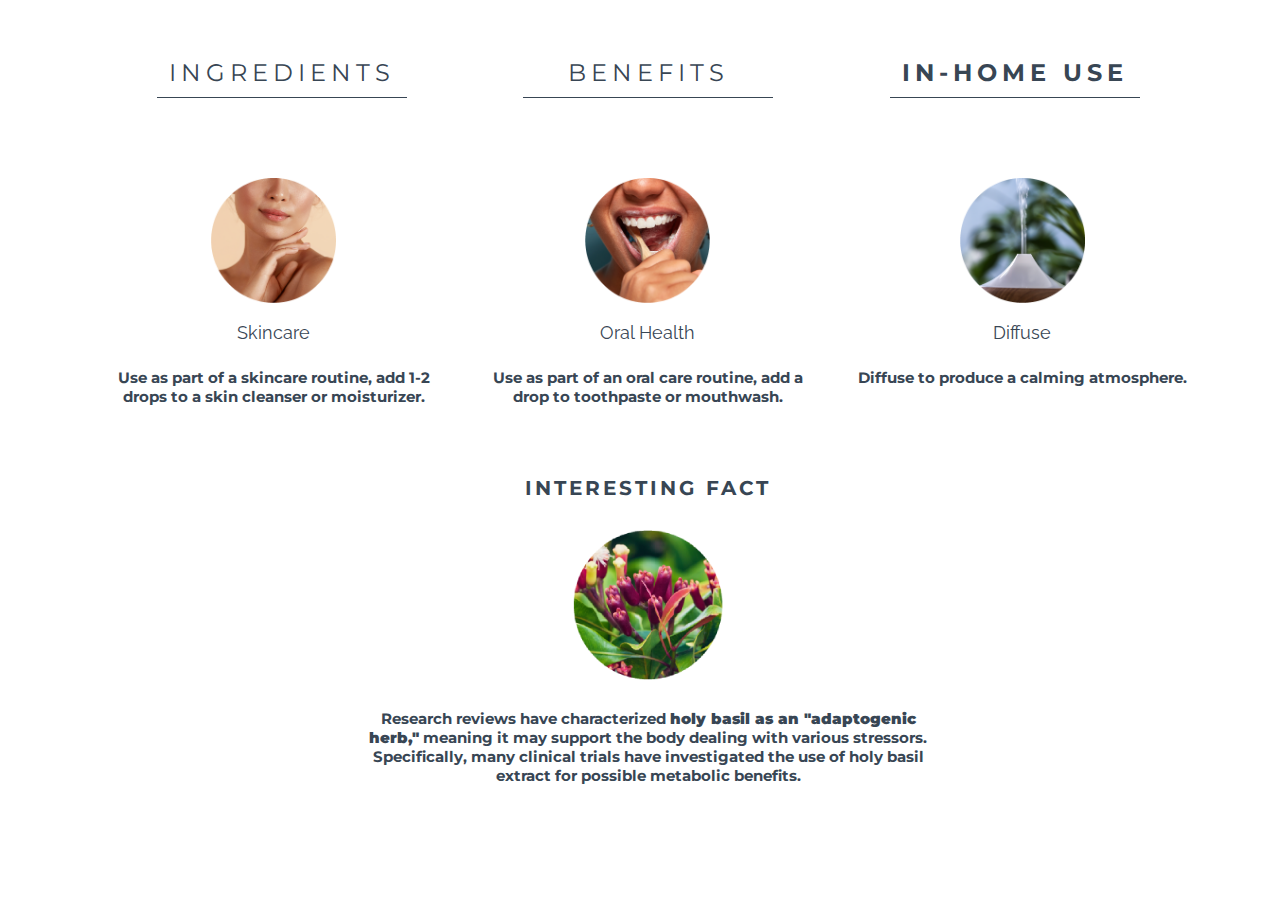
<file: TulsiHolyBasil/inHomeUse.html>
<!DOCTYPE html>
<html lang="en">
<head>
    <meta charset="UTF-8">
    <meta name="viewport" content="width=device-width, initial-scale=1.0">
    <link href="https://fonts.googleapis.com/css2?family=Montserrat:wght@200&display=swap" rel="stylesheet">
	<link href="https://fonts.googleapis.com/css2?family=Raleway:wght@700&display=swap" rel="stylesheet">
<title>doTERRA Product Highlight – Tulsi Holy Basil EO</title>


<link rel="stylesheet" type="text/css" href="style.css">
</head>
<body role="presentation">
    <header>
        <div class="header">
        <div class="title">
            <h1 class="headerTitle">
                <a class="bold link" target="_self" href="Ingredients.html">INGREDIENTS</a>
            </h1>
        </div>
        <div class="title">
            <h1 class="headerTitle">
                <a class=" link" target="_self" href="Benefits.html">BENEFITS</strong></a>
            </h1>
        </div>
        <div class="title">
            <h1 class="headerTitle">
                <a class=" link" target="_self" href="inHomeUse.html"><strong>IN-HOME USE</strong></a>
            </h1>
        </div>
    </div>
    </header>
    <div class="container">
       <section class="singleSmallImage">
        <div class="smllImageTitlePar">
            <div class="smallSection">
                <div class="image">
                    <center><img class="smllImage" src="images/__Skincare.png"></center>
                </div>
                <div class="singleSmllImgTitle">
                    Skincare
                </div>
                <div class="benefitParagraph">
                    Use as part of a skincare routine, add 1-2 drops to a skin cleanser or&nbsp;moisturizer.
                </div>
            </div>
           
            <div class="smallSection topPadding">
                <div class="image">
                    <center><img class="smllImage" src="images/__oral-health.png"></center>
                </div>
                <div class="singleSmllImgTitle">
                    Oral Health
                </div>
                <div class="benefitParagraph">
                    Use as part of an oral care routine, add a drop to toothpaste or&nbsp;mouthwash.
                </div>
            </div>
            <div class="smallSection topPadding">
                <div class="image">
                    <center><img class="smllImage" src="images/__diffuse.png"></center>
                </div>
                <div class="singleSmllImgTitle">
                    Diffuse
                </div>
                <div class="benefitParagraph">
                    Diffuse to produce a calming&nbsp;atmosphere.
                </div>
            </div>
            
            
        </div>
       </section>
       <section class="singleLargeImage">
        <div class="largeImageTitlePar">
            <div class="largeSection">
                <div class="singlelargeImgTitle">
                    INTERESTING FACT
                </div>
                <div class="image">
                    <center><img class="largeImage" src="images/__Fun Fact Botanical.png"></center>
                </div>
                
                <div class="largeImageParagraph">
                    Research reviews have characterized <strong>holy basil as an "adaptogenic herb,"</strong> meaning it may support the body dealing with various stressors. Specifically, many clinical trials have investigated the use of holy basil extract for possible metabolic&nbsp;benefits.
                </div>
            </div>
            
            
        </div>
       </section>
    </div>
</body>
</html>
</file>
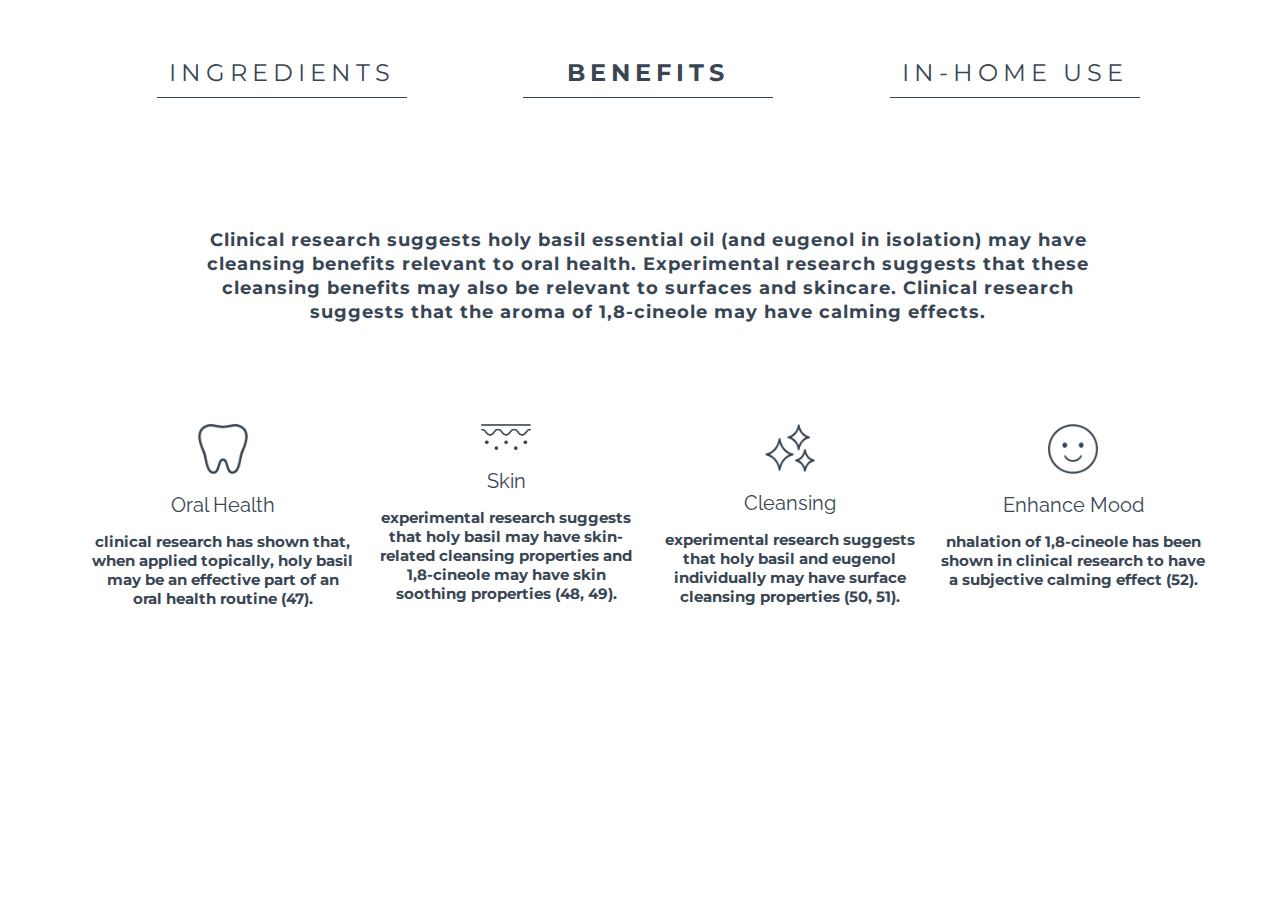
<file: TulsiHolyBasil_test/Benefits2.html>
<!DOCTYPE html>
<html lang="en">
<head>
    <meta charset="UTF-8">
    <meta name="viewport" content="width=device-width, initial-scale=1.0">
    <link href="https://fonts.googleapis.com/css2?family=Montserrat:wght@200&display=swap" rel="stylesheet">
	<link href="https://fonts.googleapis.com/css2?family=Raleway:wght@700&display=swap" rel="stylesheet">
<title>doTERRA Product Highlight – Tulsi Holy Basil EO</title>


<link rel="stylesheet" type="text/css" href="style.css">
</head>
<body role="presentation">
    <header>
        <div class="header">
        <div class="title">
            <h1 class="headerTitle">
                <a class="bold link" target="_self" href="Ingredients.html">INGREDIENTS</a>
            </h1>
        </div>
        <div class="title">
            <h1 class="headerTitle">
                <a class=" link" target="_self" href="#"><strong>BENEFITS</strong></a>
            </h1>
        </div>
        <div class="title">
            <h1 class="headerTitle">
                <a class=" link" target="_self" href="inHomeUse.html">IN-HOME USE</a>
            </h1>
        </div>
    </div>
    </header>
    <div class="container">
        <section class="benfitOpeningParagraph">
            <div class="topParagraph">
                <div class="text">
                    Clinical research suggests holy basil essential oil (and eugenol in isolation) may have cleansing benefits relevant to oral health. Experimental research suggests that these cleansing benefits may also be relevant to surfaces and skincare. Clinical research suggests that the aroma of 1,8-cineole may have calming&nbsp;effects.
                </div>
            </div>
        </section>
        <section class="benefitsThree">
            <div class="benefitItemsThree">
                <div class="benefits">
                    <div class="image">
                        <center><img class="benefitImage benefitTopImageOne" src="__oral-health-icon.png"></center>
                    </div>
                    <div class="benfitTitle">
                        Oral Health
                    </div>
                    <div class="benefitParagraph">
                        clinical research has shown that, when applied topically, holy basil may be an effective part of an oral health routine&nbsp;(47).
                    </div>
                </div>
                <div class="benefits">
                    <div class="image">
                        <center><img class="benefitImage benefitTopImageOne" src="__skin-icon.png"></center>
                    </div>
                    <div class="benfitTitle">
                        Skin
                    </div>
                    <div class="benefitParagraph">
                        experimental research suggests that holy basil may have skin-related cleansing properties and 1,8-cineole may have skin soothing properties&nbsp;(48,&nbsp;49).
                    </div>
                </div>
                <div class="benefits">
                    <div class="image">
                        <center><img class="benefitImage benefitTopImageOne" src="__cleansing-icon.png"></center>
                    </div>
                    <div class="benfitTitle">
                        Cleansing
                    </div>
                    <div class="benefitParagraph">
                        experimental research suggests that holy basil and eugenol individually may have surface cleansing properties&nbsp;(50,&nbsp;51).
                    </div>
                </div>
               
                <div class="benefits">
                    <div class="image">
                        <center><img class="benefitImage " src="__mood-icon.png"></center>
                    </div>
                    <div class="benfitTitle">
                        Enhance Mood
                    </div>
                    <div class="benefitParagraph">
                        nhalation of 1,8-cineole has been shown in clinical research to have a subjective calming effect&nbsp;(52).
                    </div>
                </div>
            </div>
        </section>
       
      
    </div>
</body>
</html>
</file>
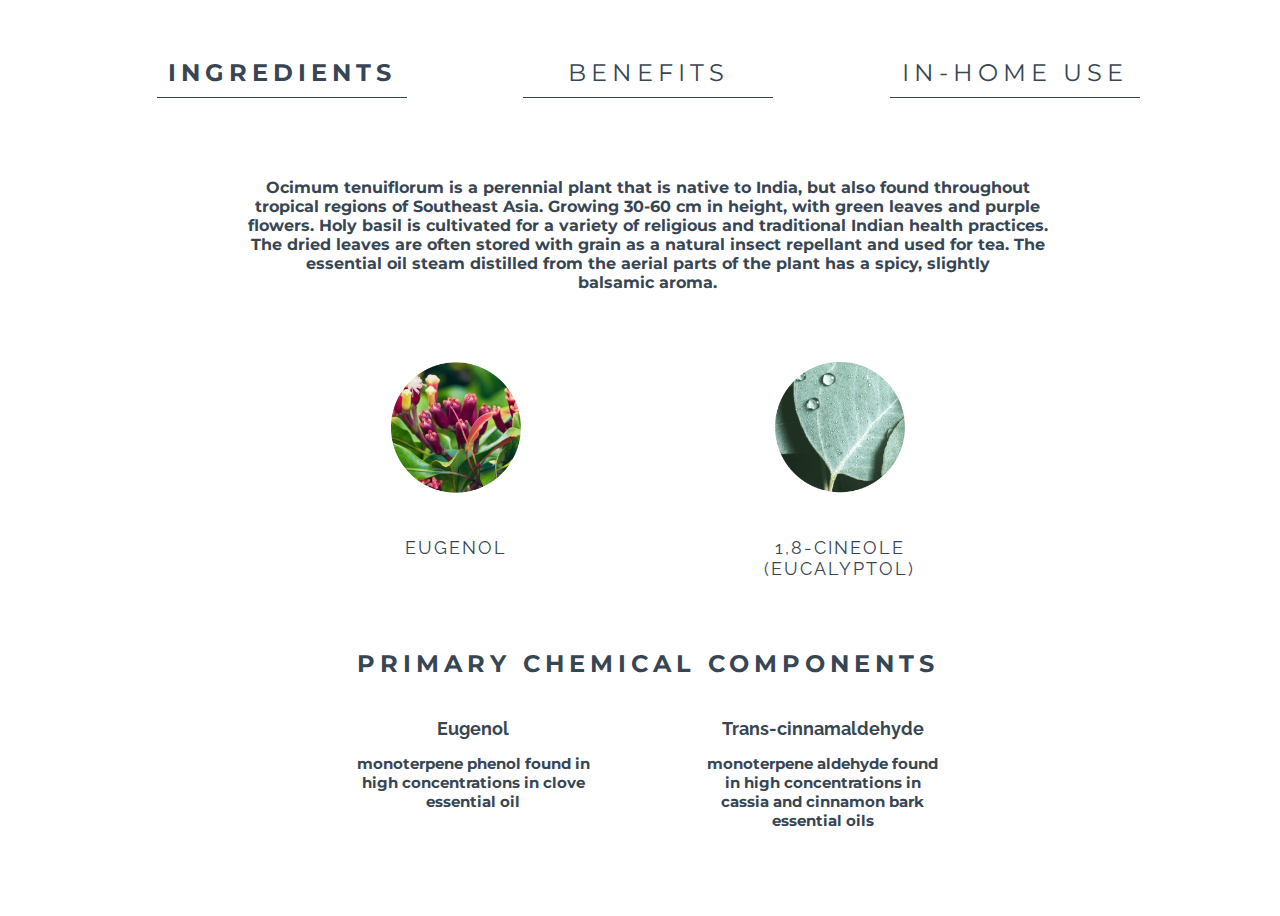
<file: TulsiHolyBasil_test_two/Ingredients.html>
<!DOCTYPE html>
<html lang="en">
<head>
    <meta charset="UTF-8">
    <meta name="viewport" content="width=device-width, initial-scale=1.0">
    <link href="https://fonts.googleapis.com/css2?family=Montserrat:wght@200&display=swap" rel="stylesheet">
	<link href="https://fonts.googleapis.com/css2?family=Raleway:wght@700&display=swap" rel="stylesheet">
<title>doTERRA Product Highlight – Tulsi Holy Basil EO</title>


<link rel="stylesheet" type="text/css" href="style.css">
</head>
<body role="presentation">
    <header>
        <div class="header">
        <div class="title">
            <h1 class="headerTitle">
                <a class="bold link" target="_self" href="#"><strong>INGREDIENTS</strong></a>
            </h1>
        </div>
        <div class="title">
            <h1 class="headerTitle">
                <a class=" link" target="_self" href="Benefits.html">BENEFITS</a>
            </h1>
        </div>
        <div class="title">
            <h1 class="headerTitle">
                <a class=" link" target="_self" href="inHomeUse.html">IN-HOME USE</a>
            </h1>
        </div>
    </div>
    </header>
    <div class="container">
        <section class="openPar">
            Ocimum tenuiflorum is a perennial plant that is native to India, but also found throughout tropical regions of Southeast Asia. Growing 30-60 cm in height, with green leaves and purple flowers. Holy basil is cultivated for a variety of religious and traditional Indian health practices. The dried leaves are often stored with grain as a natural insect repellant and used for tea. The essential oil steam distilled from the aerial parts of the plant has a spicy, slightly balsamic&nbsp;aroma.
        </section>
        <section class="ingredientsOne">
            <div class="ingredientsTop">
                <div class="ingredients">
                    <div class="image">
                        <center>
                        <img class="imageIngred" src="eugenol.png">
                    </center>
                    </div>
                    <div class="titleIngred">
                        EUGENOL
                    </div>
                </div>
                <div class="ingredients">
                    <div class="image">
                        <center>
                        <img class="imageIngred" src="eucalyptol.png">
                    </center>
                    </div>
                    <div class="titleIngred">
                        1,8-CINEOLE<br/> (EUCALYPTOL)
                    </div>
                </div>
                
            </div>
        </section>
        
        <section class="primaryChemicalComponents">
            <div class="primaryChemCompTitle">
                <h1 class="compTitle">
                    PRIMARY CHEMICAL COMPONENTS
                </h1>
            </div>
            
            <div class="threeChemicals">
                
                <div class="chemicals">
                    <div class="chemicalTitle">
                        Eugenol
                    </div>
                    <div class="chemParagraph">
                        monoterpene phenol found in high concentrations in clove essential&nbsp;oil<br class="noshow"/>&nbsp;
                    </div>
                    
                </div>
                <div class="chemicals">
                    <div class="chemicalTitle">
                        Trans-cinnamaldehyde
                    </div>
                    <div class="chemParagraph">
                        monoterpene aldehyde found in high concentrations in cassia and cinnamon bark essential&nbsp;oils
                    </div>
                   
                </div>
            </div>
        </section>
        
    </div>
</body>
</html>
</file>
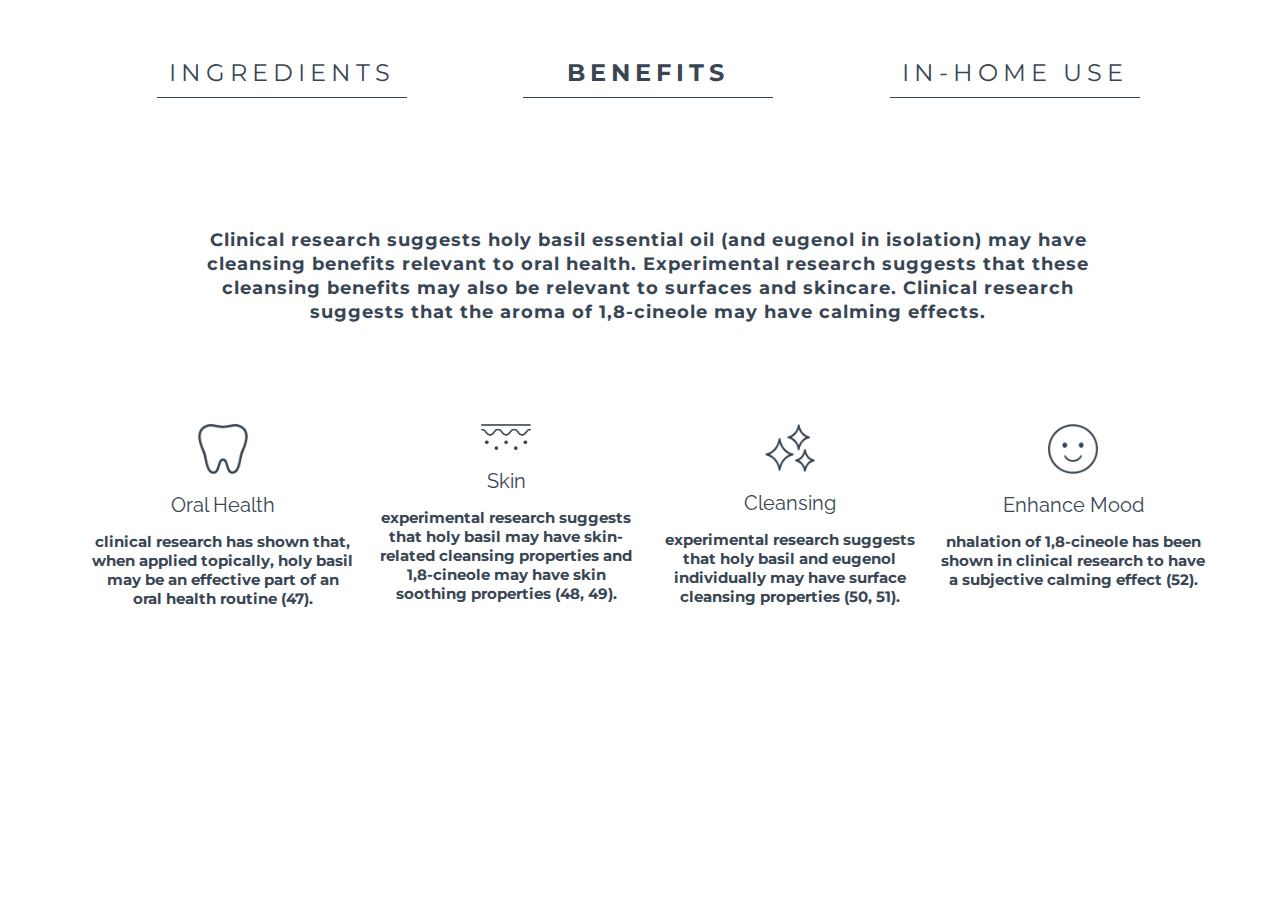
<file: TulsiHolyBasil_testing/Benefits.html>
<!DOCTYPE html>
<html lang="en">
<head>
    <meta charset="UTF-8">
    <meta name="viewport" content="width=device-width, initial-scale=1.0">
    <link href="https://fonts.googleapis.com/css2?family=Montserrat:wght@200&display=swap" rel="stylesheet">
	<link href="https://fonts.googleapis.com/css2?family=Raleway:wght@700&display=swap" rel="stylesheet">
<title>doTERRA Product Highlight – Tulsi Holy Basil EO</title>


<link rel="stylesheet" type="text/css" href="style.css">
</head>
<body role="presentation">
    <header>
        <div class="header">
        <div class="title">
            <h1 class="headerTitle">
                <a class="bold link" target="_self" href="Ingredients.html">INGREDIENTS</a>
            </h1>
        </div>
        <div class="title">
            <h1 class="headerTitle">
                <a class=" link" target="_self" href="#"><strong>BENEFITS</strong></a>
            </h1>
        </div>
        <div class="title">
            <h1 class="headerTitle">
                <a class=" link" target="_self" href="inHomeUse.html">IN-HOME USE</a>
            </h1>
        </div>
    </div>
    </header>
    <div class="container">
        <section class="benfitOpeningParagraph">
            <div class="topParagraph">
                <div class="text">
                    Clinical research suggests holy basil essential oil (and eugenol in isolation) may have cleansing benefits relevant to oral health. Experimental research suggests that these cleansing benefits may also be relevant to surfaces and skincare. Clinical research suggests that the aroma of 1,8-cineole may have calming&nbsp;effects.
                </div>
            </div>
        </section>
        <section class="benefitsThree">
            <div class="benefitItemsThree">
                <div class="benefits">
                    <div class="image">
                        <center><img class="benefitImage benefitTopImageOne" src="images/__oral-health-icon.png"></center>
                    </div>
                    <div class="benfitTitle">
                        Oral Health
                    </div>
                    <div class="benefitParagraph">
                        clinical research has shown that, when applied topically, holy basil may be an effective part of an oral health routine&nbsp;(47).
                    </div>
                </div>
                <div class="benefits">
                    <div class="image">
                        <center><img class="benefitImage benefitTopImageOne" src="images/__skin-icon.png"></center>
                    </div>
                    <div class="benfitTitle">
                        Skin
                    </div>
                    <div class="benefitParagraph">
                        experimental research suggests that holy basil may have skin-related cleansing properties and 1,8-cineole may have skin soothing properties&nbsp;(48,&nbsp;49).
                    </div>
                </div>
                <div class="benefits">
                    <div class="image">
                        <center><img class="benefitImage benefitTopImageOne" src="images/__cleansing-icon.png"></center>
                    </div>
                    <div class="benfitTitle">
                        Cleansing
                    </div>
                    <div class="benefitParagraph">
                        experimental research suggests that holy basil and eugenol individually may have surface cleansing properties&nbsp;(50,&nbsp;51).
                    </div>
                </div>
               
                <div class="benefits">
                    <div class="image">
                        <center><img class="benefitImage " src="images/__mood-icon.png"></center>
                    </div>
                    <div class="benfitTitle">
                        Enhance Mood
                    </div>
                    <div class="benefitParagraph">
                        nhalation of 1,8-cineole has been shown in clinical research to have a subjective calming effect&nbsp;(52).
                    </div>
                </div>
            </div>
        </section>
       
      
    </div>
</body>
</html>
</file>
<file: TulsiHolyBasil/style.css>
body {
    width: 100%;
    height: 100vh;
    background-color: #ffffff;

}
.header {
    padding-top: 50px;
    display: flex;
    flex-direction: row;
    justify-content: space-evenly;
    width: 95%;
    margin: 0 auto
}
.title {
    
}
.headerTitle {
    font-family: 'Montserrat', sans-serif;
    font-size: 24px;
    color: #384654;
    text-align: center;
    position: relative;
    width: 250px;
    margin: 0 auto;
    padding-bottom: 10px;
    border-bottom: solid 1px #384654;
    letter-spacing: 5px;
    font-weight: normal
}
.link {
    text-decoration: none;
    font-family: 'Montserrat', sans-serif;
    font-size: 24px;
    color: #384654;
}

.link:hover {
    opacity: 0.5 !important;
}
.container {
    width: 90%;
    padding-top: 80px;
    margin:0 auto;
}
.openPar {
    width: 70%;
    text-align: center;
    font-family:  'Montserrat', sans-serif;
    font-size: 16px;
    text-align: center;
    color: #384654;
    font-weight: bold;
    margin: 0 auto
    

}
.ingredientsOne {
    width: 80%;
    margin: 0 auto;
    padding-top: 70px
}
.ingredientsTop {
    display: flex;
    flex-direction: row;
    justify-content: space-evenly;
}
.ingredients {
    width: 25%;
    
}

.titleIngred {
    font-family: 'Raleway', sans-serif;
    font-size: 18px;
    text-align: center;
    color: #384654;
    padding-top: 40px;
    letter-spacing: 2px;
}
.imageIngred {
    width: 130px;
    height: auto;
    margin: 0 auto;
}
.ingredientsTwo {
    width: 75%;
    margin: 0 auto;
    padding-top: 75px;
    padding-bottom: 75px
}
.imageIngredBTN {
    width: 90%;
    padding-bottom:20px
}
.ingredientsBottom {
    display: flex;
    flex-direction: row;
    justify-content: center;
}
.ingred {
    width: 32%
}
.buttons {
    width: 50%;
    margin: 0 auto;
    padding-top: 100px;
    padding-bottom: 100px
}
.twoButtons {
    display: flex;
    flex-direction: row;
    justify-content: space-evenly;
}
.buttonImage {
    width: 65%;
}
.btn {
    width: 220px
}
.btn:hover {
    opacity: 0.5 !important;
}
.primaryChemicalComponents {
    width: 70%;
    margin: 0 auto;
    padding-top: 70px;
    
}
.compTitle {
    font-family: 'Montserrat', sans-serif;
    font-size: 24px;
    color: #384654;
    text-align: center;
    
    margin: 0 auto;
   
    letter-spacing: 5px;
    font-weight: Bold
}
.primaryChemSubPar {
    padding-top: 12px;
    text-align: center;
    font-family:  'Raleway', sans-serif;
    font-size: 12px;
    text-align: center;
    color: #384654;
    font-weight: bold;
    width: 70%;
    margin: 0 auto
}
.primaryChemCompSubTitle {
    padding-top: 30px;
    text-align: center;
    font-family:  'Raleway', sans-serif;
    font-size: 20px;
    text-align: center;
    color: #384654;
    font-weight: bold;
}
.primaryChemPar {
    font-family: 'Montserrat', sans-serif;
    font-size: 15px;
    color: #384654;
    text-align: center;
    width: 50%;
    margin: 0 auto;
    padding-top: 15px;
    padding-bottom: 50px
   
}
.threeChemicals {
    display: flex;
    flex-direction: center;
    justify-content: space-evenly;
    padding-top: 40px
   
}
.chemicals {
    width: 30%;
    position: relative;
    
}
.singleChemical {
    width: 50%
}
.chemicalTitle {
    font-family: 'Raleway', sans-serif;
    font-size: 18px;
    text-align: center;
    color: #384654;
    font-weight: bold;
    vertical-align: top;
}
.chemParagraph {
    font-family:  'Montserrat', sans-serif;
    text-align: center;
    color: #384654;
    font-size: 15px;
    padding-top: 15px;
    font-weight: bold;
    padding: 15px 0px 30px 0px
}
/*Benefits Page*/
.benfitOpeningParagraph {
    
    width: 100%;
    padding-top: 50px
}
.topParagraph {
    width: 80%;
    margin: 0 auto;
}
.text {
    text-align: center;
    font-family:  'Montserrat', sans-serif;
    font-size: 18px;
    text-align: center;
    color: #384654;
    font-weight: bold;
    line-height: 24px;
    letter-spacing: 1px;
}
.benefitsThree {
    width: 100% !important;
    margin: 0 auto;
    padding-top: 100px;
    padding-bottom: 50px
}
.benefitItemsThree {
    display: flex;
    flex-direction: row;
    justify-content: space-evenly
}
.benefits {
    width: 23%
}
.benefitImage {
    width: 50px
}
.benImage1 {
    height: 59.43px;
    width: auto
}
.benImage2 {
    height: 59.43px;
    width: 90px
}
.benfitTitle {
    font-size: 20px;
    text-align: center;
    color: #384654;
    padding-top: 15px;
    font-family:  'Raleway', sans-serif;
}
.benefitParagraph {
    font-family:  'Montserrat', sans-serif;
    text-align: center;
    color: #384654;
    font-size: 15px;
    padding-top: 15px;
    font-weight: bold
}
.benefitsTwo {
    width: 100% !important;
    margin: 0 auto;
    padding-top: 50px
}
.benefitItemsTwo {
    display: flex;
    flex-direction: row;
    justify-content: space-around;
}

.underline {
    padding-top: 150px;
    width: 280px;
    margin: 0 auto

}

.bibliography {
    padding-top:50px;
    padding-bottom: 50px
}
.bibText {
    display: flex;
    justify-content: center;
}
.bib {
    font-family:  'Montserrat', sans-serif;
    text-align: center;
    color: #384654;
    font-size: 15px;
    letter-spacing: 1px;
    font-weight: bold;
    text-decoration: underline;
}
.singleSmallImage {
    width: 100%;
    
}
.smllImageTitlePar {
    display: flex;
    justify-content: space-evenly;
    
}
.smallSection {
    width: 30%
}
.smllImage {
    width: 125px;
    height: auto
}
.singleSmllImgTitle {
    font-family: 'Raleway', sans-serif;
    font-size: 18px;
    text-align: center;
    color: #384654;
    padding-top: 15px;
    padding-bottom: 10px
    
}
.singleLargeImage {
    padding-top: 70px;
    padding-bottom: 70px
}
.singlelargeImgTitle {
    text-align: center;
    font-family:  'Montserrat', sans-serif;
    font-size: 20px;
    text-align: center;
    color: #384654;
    font-weight: bold;
    line-height: 24px;
    letter-spacing: 3px;
    padding-bottom: 30px
}
.largeImage {
    width: 150px
}
.largeImageParagraph {
    width: 50%;
    text-align: center;
    margin: 0 auto;
    padding-top: 30px;
    font-family:  'Montserrat', sans-serif;
    font-weight: bold;
    color: #384654;
    font-size: 15px;
    padding-top: 25px;
}

@media only screen and (min-width: 901px) and (max-width: 999px) {
    .buttons {
        width: 70%
    }
    .btn {
        width: 200px
    }
    .topParagraph {
        width: 75%
    }
    .openPar {
        width: 75%
    }
    .benefitsThree {
        padding-top: 40px
    }
    .benefitItemsThree {
        flex-wrap: wrap;
    }
    .benefits {
        width: 45%;
        padding-top: 40px
    }
    
    
}
@media only screen and (min-width: 769px) and (max-width: 900px) {
    .headerTitle {
        width: 200px;
    }
    .link {
        font-size: 20px;
    }
    .imageIngred {
        width: 120px
    }
    .ingredientsTwo {
        width: 80%;
        padding-top: 80px
    }
    .buttons {
        width: 95%;
        
    }
    .topParagraph {
        width: 80%
    }
    .primaryChemicalComponents {
        width:80%
    }
    .smallSection {
        width: 40%
    }
    .openPar {
        width: 80%
    }
    .primaryChemPar {
        width: 60%
    }
    .largeImageParagraph {
        width: 60%;
    }
    .benefitsThree {
        padding-top: 40px
    }
    .benefitItemsThree {
        flex-wrap: wrap;
    }
    .benefits {
        width: 40%;
        padding-top: 40px
    }

}
@media only screen and (min-width: 540px) and (max-width: 768px) {
    .headerTitle {
        width: 150px;
    }
    .link {
        font-size: 18px;
        letter-spacing: 2px;
    }
    .ingredients {
        width: 50%
    }
    .ingredientsTop {
        flex-wrap: wrap;
    }
    .titleIngred {
        padding-bottom: 30px
    }
    .ingredientsTwo {
        width: 98%;
        padding-top: 50px
    }
    .buttons {
        width: 95%;
        padding-top: 50px;
    }
    .topParagraph {
        width: 85%
    }
    .largeImageParagraph {
        width: 75%;
        
    }
    .primaryChemicalComponents {
        width:100%
    }
    .compTitle {
        font-family: 'Montserrat', sans-serif;
        font-size: 24px;
        color: #384654;
        letter-spacing: 2px;
        
    }
    .smallSection {
        width: 50%
    }
    .openPar {
        width: 85%
    }
    .primaryChemPar {
        width: 70%
    }
    .largeImageParagraph {
        width: 70%;
    }
    .benefitsThree {
        padding-top: 40px
    }
    .benefitItemsThree {
        flex-wrap: wrap;
    }
    .benefits {
        width: 40%;
        padding-top: 40px
    }

}
@media only screen and (min-width: 300px) and (max-width: 539px) {
    .headerTitle {
        width: 120px;
    }
    .link {
        font-size: 15px;
        letter-spacing: 0px;
    }

    .ingredients {
        width: 100%
    }
    .ingredientsTop {
        flex-wrap: wrap;
    }
    .titleIngred {
        padding-bottom: 30px
    }
    .container {
        padding-top: 100px;
    }
    .ingredientsTwo {
        
        padding-top: 50px
    }
    .ingredientsBottom {
        flex-wrap: wrap;
    }
    .ingred {
        width: 100%
    }
    .twoButtons {
        flex-wrap: wrap;
    }
    .btnTWO {
        padding-top:20px
    }
    .buttons {
        
        padding-top: 50px;
    }
    .buttonImage {
        width: 100%;
    }
    .topParagraph {
        width: 90%
    }
    .benefitItemsThree {
        flex-wrap: wrap;
    }
    .benefits {
        width: 100%;
        padding-bottom: 30px
    }
    .benefitsTwo {
        
        padding-top: 10px
    }
    .benefitItemsTwo {
        flex-wrap: wrap;
    }
    .underline {
        padding-top: 20px;
        width: 60%;
       
    
    }
    .largeImageParagraph {
        width: 85%;
        
    }
    .primaryChemicalComponents {
        width:100%
    }
    .compTitle {
        font-family: 'Montserrat', sans-serif;
        font-size: 24px;
        color: #384654;
        letter-spacing: 2px;
        
    }
    .primaryChemPar {
        width: 90%
    }
    .threeChemicals {
        flex-wrap: wrap;
        padding-top: 0px
       
    }
    .chemicals {
        width: 100%;
        position: relative;
        padding-top: 30px
        
    }
    .chemParagraph{
        padding-bottom: 0px
    }
    .padding {
        padding-top: 0px
    }
    .smllImageTitlePar {
        flex-wrap: wrap;
    }
    .smallSection {
        width: 100%;
        padding-bottom: 20px
    }
    .openPar {
        width: 90%
    }
    .primaryChemPar {
        width: 80%
    }
    .largeImageParagraph {
        width: 80%;
    }

}
</file>
<file: TulsiHolyBasil_test/style.css>
body {
    width: 100%;
    height: 100vh;
    background-color: #ffffff;

}
.header {
    padding-top: 50px;
    display: flex;
    flex-direction: row;
    justify-content: space-evenly;
    width: 95%;
    margin: 0 auto
}
.title {
    
}
.headerTitle {
    font-family: 'Montserrat', sans-serif;
    font-size: 24px;
    color: #384654;
    text-align: center;
    position: relative;
    width: 250px;
    margin: 0 auto;
    padding-bottom: 10px;
    border-bottom: solid 1px #384654;
    letter-spacing: 5px;
    font-weight: normal
}
.link {
    text-decoration: none;
    font-family: 'Montserrat', sans-serif;
    font-size: 24px;
    color: #384654;
}

.link:hover {
    opacity: 0.5 !important;
}
.container {
    width: 90%;
    padding-top: 80px;
    margin:0 auto;
}
.openPar {
    width: 70%;
    text-align: center;
    font-family:  'Montserrat', sans-serif;
    font-size: 16px;
    text-align: center;
    color: #384654;
    font-weight: bold;
    margin: 0 auto
    

}
.ingredientsOne {
    width: 80%;
    margin: 0 auto;
    padding-top: 70px
}
.ingredientsTop {
    display: flex;
    flex-direction: row;
    justify-content: space-evenly;
}
.ingredients {
    width: 25%;
    
}

.titleIngred {
    font-family: 'Raleway', sans-serif;
    font-size: 18px;
    text-align: center;
    color: #384654;
    padding-top: 40px;
    letter-spacing: 2px;
}
.imageIngred {
    width: 130px;
    height: auto;
    margin: 0 auto;
}
.ingredientsTwo {
    width: 75%;
    margin: 0 auto;
    padding-top: 75px;
    padding-bottom: 75px
}
.imageIngredBTN {
    width: 90%;
    padding-bottom:20px
}
.ingredientsBottom {
    display: flex;
    flex-direction: row;
    justify-content: center;
}
.ingred {
    width: 32%
}
.buttons {
    width: 50%;
    margin: 0 auto;
    padding-top: 100px;
    padding-bottom: 100px
}
.twoButtons {
    display: flex;
    flex-direction: row;
    justify-content: space-evenly;
}
.buttonImage {
    width: 65%;
}
.btn {
    width: 220px
}
.btn:hover {
    opacity: 0.5 !important;
}
.primaryChemicalComponents {
    width: 70%;
    margin: 0 auto;
    padding-top: 70px;
    
}
.compTitle {
    font-family: 'Montserrat', sans-serif;
    font-size: 24px;
    color: #384654;
    text-align: center;
    
    margin: 0 auto;
   
    letter-spacing: 5px;
    font-weight: Bold
}
.primaryChemSubPar {
    padding-top: 12px;
    text-align: center;
    font-family:  'Raleway', sans-serif;
    font-size: 12px;
    text-align: center;
    color: #384654;
    font-weight: bold;
    width: 70%;
    margin: 0 auto
}
.primaryChemCompSubTitle {
    padding-top: 30px;
    text-align: center;
    font-family:  'Raleway', sans-serif;
    font-size: 20px;
    text-align: center;
    color: #384654;
    font-weight: bold;
}
.primaryChemPar {
    font-family: 'Montserrat', sans-serif;
    font-size: 15px;
    color: #384654;
    text-align: center;
    width: 50%;
    margin: 0 auto;
    padding-top: 15px;
    padding-bottom: 50px
   
}
.threeChemicals {
    display: flex;
    flex-direction: center;
    justify-content: space-evenly;
    padding-top: 40px
   
}
.chemicals {
    width: 30%;
    position: relative;
    
}
.singleChemical {
    width: 50%
}
.chemicalTitle {
    font-family: 'Raleway', sans-serif;
    font-size: 18px;
    text-align: center;
    color: #384654;
    font-weight: bold;
    vertical-align: top;
}
.chemParagraph {
    font-family:  'Montserrat', sans-serif;
    text-align: center;
    color: #384654;
    font-size: 15px;
    padding-top: 15px;
    font-weight: bold;
    padding: 15px 0px 30px 0px
}
/*Benefits Page*/
.benfitOpeningParagraph {
    
    width: 100%;
    padding-top: 50px
}
.topParagraph {
    width: 80%;
    margin: 0 auto;
}
.text {
    text-align: center;
    font-family:  'Montserrat', sans-serif;
    font-size: 18px;
    text-align: center;
    color: #384654;
    font-weight: bold;
    line-height: 24px;
    letter-spacing: 1px;
}
.benefitsThree {
    width: 100% !important;
    margin: 0 auto;
    padding-top: 100px;
    padding-bottom: 50px
}
.benefitItemsThree {
    display: flex;
    flex-direction: row;
    justify-content: space-evenly
}
.benefits {
    width: 23%
}
.benefitImage {
    width: 50px
}
.benImage1 {
    height: 59.43px;
    width: auto
}
.benImage2 {
    height: 59.43px;
    width: 90px
}
.benfitTitle {
    font-size: 20px;
    text-align: center;
    color: #384654;
    padding-top: 15px;
    font-family:  'Raleway', sans-serif;
}
.benefitParagraph {
    font-family:  'Montserrat', sans-serif;
    text-align: center;
    color: #384654;
    font-size: 15px;
    padding-top: 15px;
    font-weight: bold
}
.benefitsTwo {
    width: 100% !important;
    margin: 0 auto;
    padding-top: 50px
}
.benefitItemsTwo {
    display: flex;
    flex-direction: row;
    justify-content: space-around;
}

.underline {
    padding-top: 150px;
    width: 280px;
    margin: 0 auto

}

.bibliography {
    padding-top:50px;
    padding-bottom: 50px
}
.bibText {
    display: flex;
    justify-content: center;
}
.bib {
    font-family:  'Montserrat', sans-serif;
    text-align: center;
    color: #384654;
    font-size: 15px;
    letter-spacing: 1px;
    font-weight: bold;
    text-decoration: underline;
}
.singleSmallImage {
    width: 100%;
    
}
.smllImageTitlePar {
    display: flex;
    justify-content: space-evenly;
    
}
.smallSection {
    width: 30%
}
.smllImage {
    width: 125px;
    height: auto
}
.singleSmllImgTitle {
    font-family: 'Raleway', sans-serif;
    font-size: 18px;
    text-align: center;
    color: #384654;
    padding-top: 15px;
    padding-bottom: 10px
    
}
.singleLargeImage {
    padding-top: 70px;
    padding-bottom: 70px
}
.singlelargeImgTitle {
    text-align: center;
    font-family:  'Montserrat', sans-serif;
    font-size: 20px;
    text-align: center;
    color: #384654;
    font-weight: bold;
    line-height: 24px;
    letter-spacing: 3px;
    padding-bottom: 30px
}
.largeImage {
    width: 150px
}
.largeImageParagraph {
    width: 50%;
    text-align: center;
    margin: 0 auto;
    padding-top: 30px;
    font-family:  'Montserrat', sans-serif;
    font-weight: bold;
    color: #384654;
    font-size: 15px;
    padding-top: 25px;
}

@media only screen and (min-width: 901px) and (max-width: 999px) {
    .buttons {
        width: 70%
    }
    .btn {
        width: 200px
    }
    .topParagraph {
        width: 75%
    }
    .openPar {
        width: 75%
    }
    .benefitsThree {
        padding-top: 40px
    }
    .benefitItemsThree {
        flex-wrap: wrap;
    }
    .benefits {
        width: 45%;
        padding-top: 40px
    }
    
    
}
@media only screen and (min-width: 769px) and (max-width: 900px) {
    .headerTitle {
        width: 200px;
    }
    .link {
        font-size: 20px;
    }
    .imageIngred {
        width: 120px
    }
    .ingredientsTwo {
        width: 80%;
        padding-top: 80px
    }
    .buttons {
        width: 95%;
        
    }
    .topParagraph {
        width: 80%
    }
    .primaryChemicalComponents {
        width:80%
    }
    .smallSection {
        width: 40%
    }
    .openPar {
        width: 80%
    }
    .primaryChemPar {
        width: 60%
    }
    .largeImageParagraph {
        width: 60%;
    }
    .benefitsThree {
        padding-top: 40px
    }
    .benefitItemsThree {
        flex-wrap: wrap;
    }
    .benefits {
        width: 40%;
        padding-top: 40px
    }

}
@media only screen and (min-width: 540px) and (max-width: 768px) {
    .headerTitle {
        width: 150px;
    }
    .link {
        font-size: 18px;
        letter-spacing: 2px;
    }
    .ingredients {
        width: 50%
    }
    .ingredientsTop {
        flex-wrap: wrap;
    }
    .titleIngred {
        padding-bottom: 30px
    }
    .ingredientsTwo {
        width: 98%;
        padding-top: 50px
    }
    .buttons {
        width: 95%;
        padding-top: 50px;
    }
    .topParagraph {
        width: 85%
    }
    .largeImageParagraph {
        width: 75%;
        
    }
    .primaryChemicalComponents {
        width:100%
    }
    .compTitle {
        font-family: 'Montserrat', sans-serif;
        font-size: 24px;
        color: #384654;
        letter-spacing: 2px;
        
    }
    .smallSection {
        width: 50%
    }
    .openPar {
        width: 85%
    }
    .primaryChemPar {
        width: 70%
    }
    .largeImageParagraph {
        width: 70%;
    }
    .benefitsThree {
        padding-top: 40px
    }
    .benefitItemsThree {
        flex-wrap: wrap;
    }
    .benefits {
        width: 40%;
        padding-top: 40px
    }

}
@media only screen and (min-width: 300px) and (max-width: 539px) {
    .headerTitle {
        width: 120px;
    }
    .link {
        font-size: 15px;
        letter-spacing: 0px;
    }

    .ingredients {
        width: 100%
    }
    .ingredientsTop {
        flex-wrap: wrap;
    }
    .titleIngred {
        padding-bottom: 30px
    }
    .container {
        padding-top: 100px;
    }
    .ingredientsTwo {
        
        padding-top: 50px
    }
    .ingredientsBottom {
        flex-wrap: wrap;
    }
    .ingred {
        width: 100%
    }
    .twoButtons {
        flex-wrap: wrap;
    }
    .btnTWO {
        padding-top:20px
    }
    .buttons {
        
        padding-top: 50px;
    }
    .buttonImage {
        width: 100%;
    }
    .topParagraph {
        width: 90%
    }
    .benefitItemsThree {
        flex-wrap: wrap;
    }
    .benefits {
        width: 100%;
        padding-bottom: 30px
    }
    .benefitsTwo {
        
        padding-top: 10px
    }
    .benefitItemsTwo {
        flex-wrap: wrap;
    }
    .underline {
        padding-top: 20px;
        width: 60%;
       
    
    }
    .largeImageParagraph {
        width: 85%;
        
    }
    .primaryChemicalComponents {
        width:100%
    }
    .compTitle {
        font-family: 'Montserrat', sans-serif;
        font-size: 24px;
        color: #384654;
        letter-spacing: 2px;
        
    }
    .primaryChemPar {
        width: 90%
    }
    .threeChemicals {
        flex-wrap: wrap;
        padding-top: 0px
       
    }
    .chemicals {
        width: 100%;
        position: relative;
        padding-top: 30px
        
    }
    .chemParagraph{
        padding-bottom: 0px
    }
    .padding {
        padding-top: 0px
    }
    .smllImageTitlePar {
        flex-wrap: wrap;
    }
    .smallSection {
        width: 100%;
        padding-bottom: 20px
    }
    .openPar {
        width: 90%
    }
    .primaryChemPar {
        width: 80%
    }
    .largeImageParagraph {
        width: 80%;
    }

}
</file>
<file: TulsiHolyBasil_test_two/style.css>
body {
    width: 100%;
    height: 100vh;
    background-color: #ffffff;

}
.header {
    padding-top: 50px;
    display: flex;
    flex-direction: row;
    justify-content: space-evenly;
    width: 95%;
    margin: 0 auto
}
.title {
    
}
.headerTitle {
    font-family: 'Montserrat', sans-serif;
    font-size: 24px;
    color: #384654;
    text-align: center;
    position: relative;
    width: 250px;
    margin: 0 auto;
    padding-bottom: 10px;
    border-bottom: solid 1px #384654;
    letter-spacing: 5px;
    font-weight: normal
}
.link {
    text-decoration: none;
    font-family: 'Montserrat', sans-serif;
    font-size: 24px;
    color: #384654;
}

.link:hover {
    opacity: 0.5 !important;
}
.container {
    width: 90%;
    padding-top: 80px;
    margin:0 auto;
}
.openPar {
    width: 70%;
    text-align: center;
    font-family:  'Montserrat', sans-serif;
    font-size: 16px;
    text-align: center;
    color: #384654;
    font-weight: bold;
    margin: 0 auto
    

}
.ingredientsOne {
    width: 80%;
    margin: 0 auto;
    padding-top: 70px
}
.ingredientsTop {
    display: flex;
    flex-direction: row;
    justify-content: space-evenly;
}
.ingredients {
    width: 25%;
    
}

.titleIngred {
    font-family: 'Raleway', sans-serif;
    font-size: 18px;
    text-align: center;
    color: #384654;
    padding-top: 40px;
    letter-spacing: 2px;
}
.imageIngred {
    width: 130px;
    height: auto;
    margin: 0 auto;
}
.ingredientsTwo {
    width: 75%;
    margin: 0 auto;
    padding-top: 75px;
    padding-bottom: 75px
}
.imageIngredBTN {
    width: 90%;
    padding-bottom:20px
}
.ingredientsBottom {
    display: flex;
    flex-direction: row;
    justify-content: center;
}
.ingred {
    width: 32%
}
.buttons {
    width: 50%;
    margin: 0 auto;
    padding-top: 100px;
    padding-bottom: 100px
}
.twoButtons {
    display: flex;
    flex-direction: row;
    justify-content: space-evenly;
}
.buttonImage {
    width: 65%;
}
.btn {
    width: 220px
}
.btn:hover {
    opacity: 0.5 !important;
}
.primaryChemicalComponents {
    width: 70%;
    margin: 0 auto;
    padding-top: 70px;
    
}
.compTitle {
    font-family: 'Montserrat', sans-serif;
    font-size: 24px;
    color: #384654;
    text-align: center;
    
    margin: 0 auto;
   
    letter-spacing: 5px;
    font-weight: Bold
}
.primaryChemSubPar {
    padding-top: 12px;
    text-align: center;
    font-family:  'Raleway', sans-serif;
    font-size: 12px;
    text-align: center;
    color: #384654;
    font-weight: bold;
    width: 70%;
    margin: 0 auto
}
.primaryChemCompSubTitle {
    padding-top: 30px;
    text-align: center;
    font-family:  'Raleway', sans-serif;
    font-size: 20px;
    text-align: center;
    color: #384654;
    font-weight: bold;
}
.primaryChemPar {
    font-family: 'Montserrat', sans-serif;
    font-size: 15px;
    color: #384654;
    text-align: center;
    width: 50%;
    margin: 0 auto;
    padding-top: 15px;
    padding-bottom: 50px
   
}
.threeChemicals {
    display: flex;
    flex-direction: center;
    justify-content: space-evenly;
    padding-top: 40px
   
}
.chemicals {
    width: 30%;
    position: relative;
    
}
.singleChemical {
    width: 50%
}
.chemicalTitle {
    font-family: 'Raleway', sans-serif;
    font-size: 18px;
    text-align: center;
    color: #384654;
    font-weight: bold;
    vertical-align: top;
}
.chemParagraph {
    font-family:  'Montserrat', sans-serif;
    text-align: center;
    color: #384654;
    font-size: 15px;
    padding-top: 15px;
    font-weight: bold;
    padding: 15px 0px 30px 0px
}
/*Benefits Page*/
.benfitOpeningParagraph {
    
    width: 100%;
    padding-top: 50px
}
.topParagraph {
    width: 80%;
    margin: 0 auto;
}
.text {
    text-align: center;
    font-family:  'Montserrat', sans-serif;
    font-size: 18px;
    text-align: center;
    color: #384654;
    font-weight: bold;
    line-height: 24px;
    letter-spacing: 1px;
}
.benefitsThree {
    width: 100% !important;
    margin: 0 auto;
    padding-top: 100px;
    padding-bottom: 50px
}
.benefitItemsThree {
    display: flex;
    flex-direction: row;
    justify-content: space-evenly
}
.benefits {
    width: 23%
}
.benefitImage {
    width: 50px
}
.benImage1 {
    height: 59.43px;
    width: auto
}
.benImage2 {
    height: 59.43px;
    width: 90px
}
.benfitTitle {
    font-size: 20px;
    text-align: center;
    color: #384654;
    padding-top: 15px;
    font-family:  'Raleway', sans-serif;
}
.benefitParagraph {
    font-family:  'Montserrat', sans-serif;
    text-align: center;
    color: #384654;
    font-size: 15px;
    padding-top: 15px;
    font-weight: bold
}
.benefitsTwo {
    width: 100% !important;
    margin: 0 auto;
    padding-top: 50px
}
.benefitItemsTwo {
    display: flex;
    flex-direction: row;
    justify-content: space-around;
}

.underline {
    padding-top: 150px;
    width: 280px;
    margin: 0 auto

}

.bibliography {
    padding-top:50px;
    padding-bottom: 50px
}
.bibText {
    display: flex;
    justify-content: center;
}
.bib {
    font-family:  'Montserrat', sans-serif;
    text-align: center;
    color: #384654;
    font-size: 15px;
    letter-spacing: 1px;
    font-weight: bold;
    text-decoration: underline;
}
.singleSmallImage {
    width: 100%;
    
}
.smllImageTitlePar {
    display: flex;
    justify-content: space-evenly;
    
}
.smallSection {
    width: 30%
}
.smllImage {
    width: 125px;
    height: auto
}
.singleSmllImgTitle {
    font-family: 'Raleway', sans-serif;
    font-size: 18px;
    text-align: center;
    color: #384654;
    padding-top: 15px;
    padding-bottom: 10px
    
}
.singleLargeImage {
    padding-top: 70px;
    padding-bottom: 70px
}
.singlelargeImgTitle {
    text-align: center;
    font-family:  'Montserrat', sans-serif;
    font-size: 20px;
    text-align: center;
    color: #384654;
    font-weight: bold;
    line-height: 24px;
    letter-spacing: 3px;
    padding-bottom: 30px
}
.largeImage {
    width: 150px
}
.largeImageParagraph {
    width: 50%;
    text-align: center;
    margin: 0 auto;
    padding-top: 30px;
    font-family:  'Montserrat', sans-serif;
    font-weight: bold;
    color: #384654;
    font-size: 15px;
    padding-top: 25px;
}

@media only screen and (min-width: 901px) and (max-width: 999px) {
    .buttons {
        width: 70%
    }
    .btn {
        width: 200px
    }
    .topParagraph {
        width: 75%
    }
    .openPar {
        width: 75%
    }
    .benefitsThree {
        padding-top: 40px
    }
    .benefitItemsThree {
        flex-wrap: wrap;
    }
    .benefits {
        width: 45%;
        padding-top: 40px
    }
    
    
}
@media only screen and (min-width: 769px) and (max-width: 900px) {
    .headerTitle {
        width: 200px;
    }
    .link {
        font-size: 20px;
    }
    .imageIngred {
        width: 120px
    }
    .ingredientsTwo {
        width: 80%;
        padding-top: 80px
    }
    .buttons {
        width: 95%;
        
    }
    .topParagraph {
        width: 80%
    }
    .primaryChemicalComponents {
        width:80%
    }
    .smallSection {
        width: 40%
    }
    .openPar {
        width: 80%
    }
    .primaryChemPar {
        width: 60%
    }
    .largeImageParagraph {
        width: 60%;
    }
    .benefitsThree {
        padding-top: 40px
    }
    .benefitItemsThree {
        flex-wrap: wrap;
    }
    .benefits {
        width: 40%;
        padding-top: 40px
    }

}
@media only screen and (min-width: 540px) and (max-width: 768px) {
    .headerTitle {
        width: 150px;
    }
    .link {
        font-size: 18px;
        letter-spacing: 2px;
    }
    .ingredients {
        width: 50%
    }
    .ingredientsTop {
        flex-wrap: wrap;
    }
    .titleIngred {
        padding-bottom: 30px
    }
    .ingredientsTwo {
        width: 98%;
        padding-top: 50px
    }
    .buttons {
        width: 95%;
        padding-top: 50px;
    }
    .topParagraph {
        width: 85%
    }
    .largeImageParagraph {
        width: 75%;
        
    }
    .primaryChemicalComponents {
        width:100%
    }
    .compTitle {
        font-family: 'Montserrat', sans-serif;
        font-size: 24px;
        color: #384654;
        letter-spacing: 2px;
        
    }
    .smallSection {
        width: 50%
    }
    .openPar {
        width: 85%
    }
    .primaryChemPar {
        width: 70%
    }
    .largeImageParagraph {
        width: 70%;
    }
    .benefitsThree {
        padding-top: 40px
    }
    .benefitItemsThree {
        flex-wrap: wrap;
    }
    .benefits {
        width: 40%;
        padding-top: 40px
    }

}
@media only screen and (min-width: 300px) and (max-width: 539px) {
    .headerTitle {
        width: 120px;
    }
    .link {
        font-size: 15px;
        letter-spacing: 0px;
    }

    .ingredients {
        width: 100%
    }
    .ingredientsTop {
        flex-wrap: wrap;
    }
    .titleIngred {
        padding-bottom: 30px
    }
    .container {
        padding-top: 100px;
    }
    .ingredientsTwo {
        
        padding-top: 50px
    }
    .ingredientsBottom {
        flex-wrap: wrap;
    }
    .ingred {
        width: 100%
    }
    .twoButtons {
        flex-wrap: wrap;
    }
    .btnTWO {
        padding-top:20px
    }
    .buttons {
        
        padding-top: 50px;
    }
    .buttonImage {
        width: 100%;
    }
    .topParagraph {
        width: 90%
    }
    .benefitItemsThree {
        flex-wrap: wrap;
    }
    .benefits {
        width: 100%;
        padding-bottom: 30px
    }
    .benefitsTwo {
        
        padding-top: 10px
    }
    .benefitItemsTwo {
        flex-wrap: wrap;
    }
    .underline {
        padding-top: 20px;
        width: 60%;
       
    
    }
    .largeImageParagraph {
        width: 85%;
        
    }
    .primaryChemicalComponents {
        width:100%
    }
    .compTitle {
        font-family: 'Montserrat', sans-serif;
        font-size: 24px;
        color: #384654;
        letter-spacing: 2px;
        
    }
    .primaryChemPar {
        width: 90%
    }
    .threeChemicals {
        flex-wrap: wrap;
        padding-top: 0px
       
    }
    .chemicals {
        width: 100%;
        position: relative;
        padding-top: 30px
        
    }
    .chemParagraph{
        padding-bottom: 0px
    }
    .padding {
        padding-top: 0px
    }
    .smllImageTitlePar {
        flex-wrap: wrap;
    }
    .smallSection {
        width: 100%;
        padding-bottom: 20px
    }
    .openPar {
        width: 90%
    }
    .primaryChemPar {
        width: 80%
    }
    .largeImageParagraph {
        width: 80%;
    }

}
</file>
<file: TulsiHolyBasil_testing/style.css>
body {
    width: 100%;
    height: 100vh;
    background-color: #ffffff;

}
.header {
    padding-top: 50px;
    display: flex;
    flex-direction: row;
    justify-content: space-evenly;
    width: 95%;
    margin: 0 auto
}
.title {
    
}
.headerTitle {
    font-family: 'Montserrat', sans-serif;
    font-size: 24px;
    color: #384654;
    text-align: center;
    position: relative;
    width: 250px;
    margin: 0 auto;
    padding-bottom: 10px;
    border-bottom: solid 1px #384654;
    letter-spacing: 5px;
    font-weight: normal
}
.link {
    text-decoration: none;
    font-family: 'Montserrat', sans-serif;
    font-size: 24px;
    color: #384654;
}

.link:hover {
    opacity: 0.5 !important;
}
.container {
    width: 90%;
    padding-top: 80px;
    margin:0 auto;
}
.openPar {
    width: 70%;
    text-align: center;
    font-family:  'Montserrat', sans-serif;
    font-size: 16px;
    text-align: center;
    color: #384654;
    font-weight: bold;
    margin: 0 auto
    

}
.ingredientsOne {
    width: 80%;
    margin: 0 auto;
    padding-top: 70px
}
.ingredientsTop {
    display: flex;
    flex-direction: row;
    justify-content: space-evenly;
}
.ingredients {
    width: 25%;
    
}

.titleIngred {
    font-family: 'Raleway', sans-serif;
    font-size: 18px;
    text-align: center;
    color: #384654;
    padding-top: 40px;
    letter-spacing: 2px;
}
.imageIngred {
    width: 130px;
    height: auto;
    margin: 0 auto;
}
.ingredientsTwo {
    width: 75%;
    margin: 0 auto;
    padding-top: 75px;
    padding-bottom: 75px
}
.imageIngredBTN {
    width: 90%;
    padding-bottom:20px
}
.ingredientsBottom {
    display: flex;
    flex-direction: row;
    justify-content: center;
}
.ingred {
    width: 32%
}
.buttons {
    width: 50%;
    margin: 0 auto;
    padding-top: 100px;
    padding-bottom: 100px
}
.twoButtons {
    display: flex;
    flex-direction: row;
    justify-content: space-evenly;
}
.buttonImage {
    width: 65%;
}
.btn {
    width: 220px
}
.btn:hover {
    opacity: 0.5 !important;
}
.primaryChemicalComponents {
    width: 70%;
    margin: 0 auto;
    padding-top: 70px;
    
}
.compTitle {
    font-family: 'Montserrat', sans-serif;
    font-size: 24px;
    color: #384654;
    text-align: center;
    
    margin: 0 auto;
   
    letter-spacing: 5px;
    font-weight: Bold
}
.primaryChemSubPar {
    padding-top: 12px;
    text-align: center;
    font-family:  'Raleway', sans-serif;
    font-size: 12px;
    text-align: center;
    color: #384654;
    font-weight: bold;
    width: 70%;
    margin: 0 auto
}
.primaryChemCompSubTitle {
    padding-top: 30px;
    text-align: center;
    font-family:  'Raleway', sans-serif;
    font-size: 20px;
    text-align: center;
    color: #384654;
    font-weight: bold;
}
.primaryChemPar {
    font-family: 'Montserrat', sans-serif;
    font-size: 15px;
    color: #384654;
    text-align: center;
    width: 50%;
    margin: 0 auto;
    padding-top: 15px;
    padding-bottom: 50px
   
}
.threeChemicals {
    display: flex;
    flex-direction: center;
    justify-content: space-evenly;
    padding-top: 40px
   
}
.chemicals {
    width: 30%;
    position: relative;
    
}
.singleChemical {
    width: 50%
}
.chemicalTitle {
    font-family: 'Raleway', sans-serif;
    font-size: 18px;
    text-align: center;
    color: #384654;
    font-weight: bold;
    vertical-align: top;
}
.chemParagraph {
    font-family:  'Montserrat', sans-serif;
    text-align: center;
    color: #384654;
    font-size: 15px;
    padding-top: 15px;
    font-weight: bold;
    padding: 15px 0px 30px 0px
}
/*Benefits Page*/
.benfitOpeningParagraph {
    
    width: 100%;
    padding-top: 50px
}
.topParagraph {
    width: 80%;
    margin: 0 auto;
}
.text {
    text-align: center;
    font-family:  'Montserrat', sans-serif;
    font-size: 18px;
    text-align: center;
    color: #384654;
    font-weight: bold;
    line-height: 24px;
    letter-spacing: 1px;
}
.benefitsThree {
    width: 100% !important;
    margin: 0 auto;
    padding-top: 100px;
    padding-bottom: 50px
}
.benefitItemsThree {
    display: flex;
    flex-direction: row;
    justify-content: space-evenly
}
.benefits {
    width: 23%
}
.benefitImage {
    width: 50px
}
.benImage1 {
    height: 59.43px;
    width: auto
}
.benImage2 {
    height: 59.43px;
    width: 90px
}
.benfitTitle {
    font-size: 20px;
    text-align: center;
    color: #384654;
    padding-top: 15px;
    font-family:  'Raleway', sans-serif;
}
.benefitParagraph {
    font-family:  'Montserrat', sans-serif;
    text-align: center;
    color: #384654;
    font-size: 15px;
    padding-top: 15px;
    font-weight: bold
}
.benefitsTwo {
    width: 100% !important;
    margin: 0 auto;
    padding-top: 50px
}
.benefitItemsTwo {
    display: flex;
    flex-direction: row;
    justify-content: space-around;
}

.underline {
    padding-top: 150px;
    width: 280px;
    margin: 0 auto

}

.bibliography {
    padding-top:50px;
    padding-bottom: 50px
}
.bibText {
    display: flex;
    justify-content: center;
}
.bib {
    font-family:  'Montserrat', sans-serif;
    text-align: center;
    color: #384654;
    font-size: 15px;
    letter-spacing: 1px;
    font-weight: bold;
    text-decoration: underline;
}
.singleSmallImage {
    width: 100%;
    
}
.smllImageTitlePar {
    display: flex;
    justify-content: space-evenly;
    
}
.smallSection {
    width: 30%
}
.smllImage {
    width: 125px;
    height: auto
}
.singleSmllImgTitle {
    font-family: 'Raleway', sans-serif;
    font-size: 18px;
    text-align: center;
    color: #384654;
    padding-top: 15px;
    padding-bottom: 10px
    
}
.singleLargeImage {
    padding-top: 70px;
    padding-bottom: 70px
}
.singlelargeImgTitle {
    text-align: center;
    font-family:  'Montserrat', sans-serif;
    font-size: 20px;
    text-align: center;
    color: #384654;
    font-weight: bold;
    line-height: 24px;
    letter-spacing: 3px;
    padding-bottom: 30px
}
.largeImage {
    width: 150px
}
.largeImageParagraph {
    width: 50%;
    text-align: center;
    margin: 0 auto;
    padding-top: 30px;
    font-family:  'Montserrat', sans-serif;
    font-weight: bold;
    color: #384654;
    font-size: 15px;
    padding-top: 25px;
}

@media only screen and (min-width: 901px) and (max-width: 999px) {
    .buttons {
        width: 70%
    }
    .btn {
        width: 200px
    }
    .topParagraph {
        width: 75%
    }
    .openPar {
        width: 75%
    }
    .benefitsThree {
        padding-top: 40px
    }
    .benefitItemsThree {
        flex-wrap: wrap;
    }
    .benefits {
        width: 45%;
        padding-top: 40px
    }
    
    
}
@media only screen and (min-width: 769px) and (max-width: 900px) {
    .headerTitle {
        width: 200px;
    }
    .link {
        font-size: 20px;
    }
    .imageIngred {
        width: 120px
    }
    .ingredientsTwo {
        width: 80%;
        padding-top: 80px
    }
    .buttons {
        width: 95%;
        
    }
    .topParagraph {
        width: 80%
    }
    .primaryChemicalComponents {
        width:80%
    }
    .smallSection {
        width: 40%
    }
    .openPar {
        width: 80%
    }
    .primaryChemPar {
        width: 60%
    }
    .largeImageParagraph {
        width: 60%;
    }
    .benefitsThree {
        padding-top: 40px
    }
    .benefitItemsThree {
        flex-wrap: wrap;
    }
    .benefits {
        width: 40%;
        padding-top: 40px
    }

}
@media only screen and (min-width: 540px) and (max-width: 768px) {
    .headerTitle {
        width: 150px;
    }
    .link {
        font-size: 18px;
        letter-spacing: 2px;
    }
    .ingredients {
        width: 50%
    }
    .ingredientsTop {
        flex-wrap: wrap;
    }
    .titleIngred {
        padding-bottom: 30px
    }
    .ingredientsTwo {
        width: 98%;
        padding-top: 50px
    }
    .buttons {
        width: 95%;
        padding-top: 50px;
    }
    .topParagraph {
        width: 85%
    }
    .largeImageParagraph {
        width: 75%;
        
    }
    .primaryChemicalComponents {
        width:100%
    }
    .compTitle {
        font-family: 'Montserrat', sans-serif;
        font-size: 24px;
        color: #384654;
        letter-spacing: 2px;
        
    }
    .smallSection {
        width: 50%
    }
    .openPar {
        width: 85%
    }
    .primaryChemPar {
        width: 70%
    }
    .largeImageParagraph {
        width: 70%;
    }
    .benefitsThree {
        padding-top: 40px
    }
    .benefitItemsThree {
        flex-wrap: wrap;
    }
    .benefits {
        width: 40%;
        padding-top: 40px
    }

}
@media only screen and (min-width: 300px) and (max-width: 539px) {
    .headerTitle {
        width: 120px;
    }
    .link {
        font-size: 15px;
        letter-spacing: 0px;
    }

    .ingredients {
        width: 100%
    }
    .ingredientsTop {
        flex-wrap: wrap;
    }
    .titleIngred {
        padding-bottom: 30px
    }
    .container {
        padding-top: 100px;
    }
    .ingredientsTwo {
        
        padding-top: 50px
    }
    .ingredientsBottom {
        flex-wrap: wrap;
    }
    .ingred {
        width: 100%
    }
    .twoButtons {
        flex-wrap: wrap;
    }
    .btnTWO {
        padding-top:20px
    }
    .buttons {
        
        padding-top: 50px;
    }
    .buttonImage {
        width: 100%;
    }
    .topParagraph {
        width: 90%
    }
    .benefitItemsThree {
        flex-wrap: wrap;
    }
    .benefits {
        width: 100%;
        padding-bottom: 30px
    }
    .benefitsTwo {
        
        padding-top: 10px
    }
    .benefitItemsTwo {
        flex-wrap: wrap;
    }
    .underline {
        padding-top: 20px;
        width: 60%;
       
    
    }
    .largeImageParagraph {
        width: 85%;
        
    }
    .primaryChemicalComponents {
        width:100%
    }
    .compTitle {
        font-family: 'Montserrat', sans-serif;
        font-size: 24px;
        color: #384654;
        letter-spacing: 2px;
        
    }
    .primaryChemPar {
        width: 90%
    }
    .threeChemicals {
        flex-wrap: wrap;
        padding-top: 0px
       
    }
    .chemicals {
        width: 100%;
        position: relative;
        padding-top: 30px
        
    }
    .chemParagraph{
        padding-bottom: 0px
    }
    .padding {
        padding-top: 0px
    }
    .smllImageTitlePar {
        flex-wrap: wrap;
    }
    .smallSection {
        width: 100%;
        padding-bottom: 20px
    }
    .openPar {
        width: 90%
    }
    .primaryChemPar {
        width: 80%
    }
    .largeImageParagraph {
        width: 80%;
    }

}
</file>
